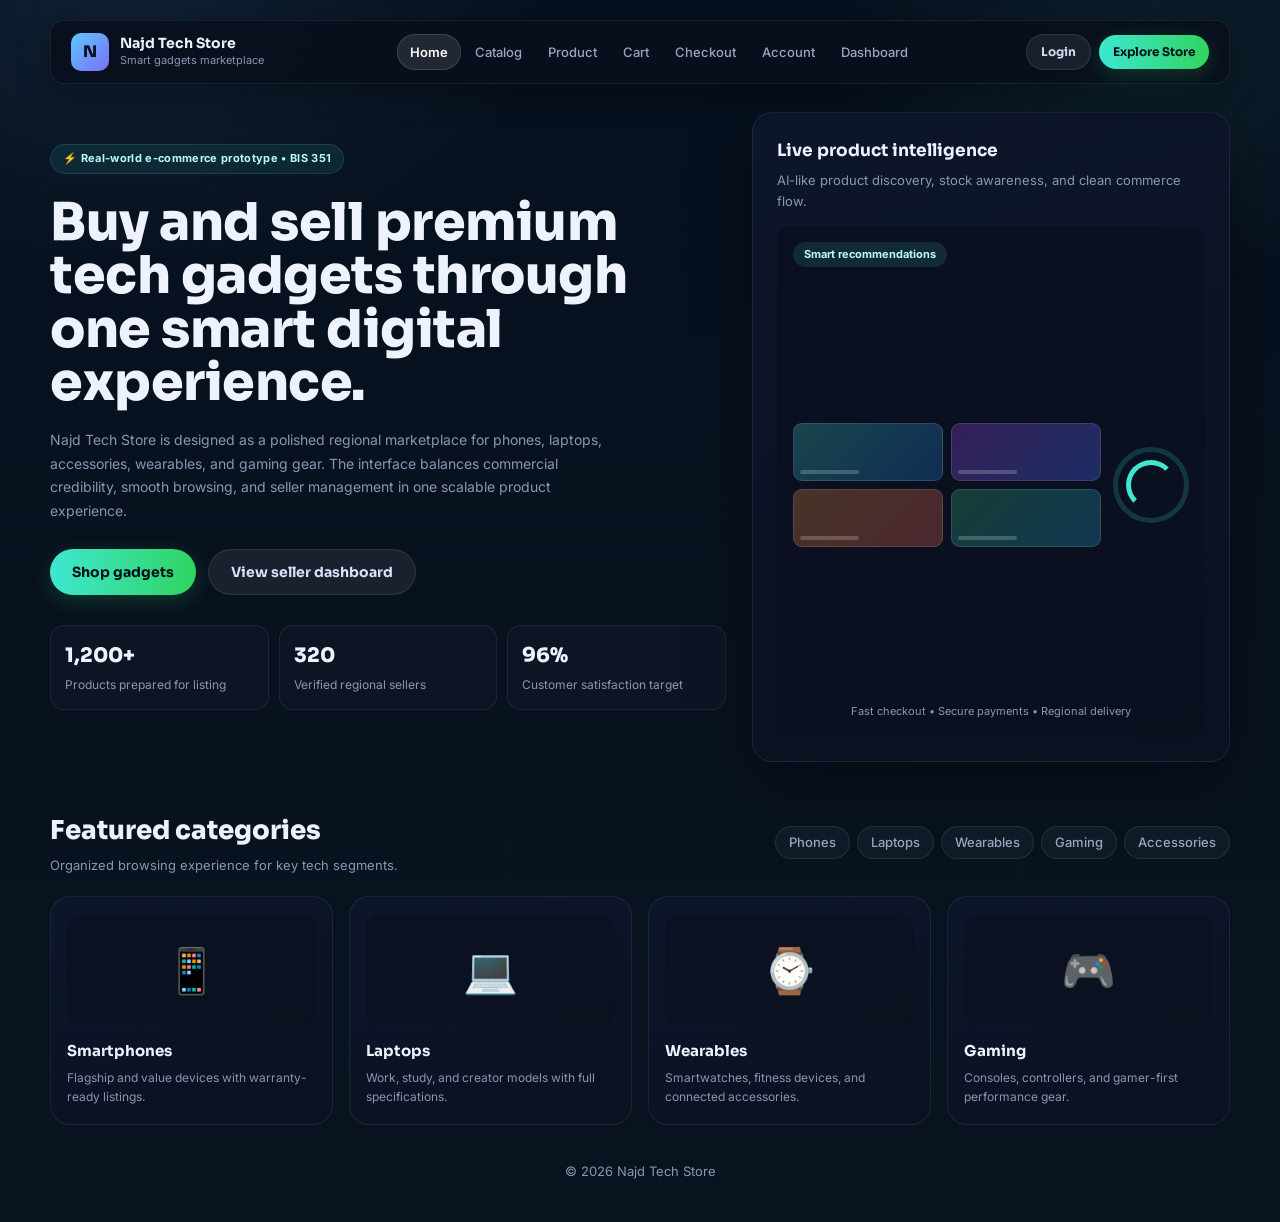
<file: index.html>
<!DOCTYPE html>
<html lang="en">
<head>
  <meta charset="UTF-8" />
  <meta name="viewport" content="width=device-width, initial-scale=1.0" />
  <title>Home - Najd Tech Store</title>
  <link rel="stylesheet" href="style.css" />
</head>
<body>
  <div class="page-shell">

    <header class="topbar">
      <div class="brand">
        <a class="brand-logo" href="index.html" aria-label="Najd Tech Store home">N</a>
        <div>
          <h1>Najd Tech Store</h1>
          <p>Smart gadgets marketplace</p>
        </div>
      </div>

      <nav class="nav-links" aria-label="Main navigation">
        <a href="index.html" class="active">Home</a>
        <a href="catalog.html">Catalog</a>
        <a href="product.html">Product</a>
        <a href="cart.html">Cart</a>
        <a href="checkout.html">Checkout</a>
        <a href="account.html">Account</a>
        <a href="dashboard.html">Dashboard</a>
      </nav>

      <div class="nav-actions">
        <a href="account.html" class="btn btn-dark small">Login</a>
        <a href="catalog.html" class="btn btn-primary small">Explore Store</a>
      </div>
    </header>

    <main class="hero-container">
      <div class="hero-layout">

        <div class="hero-text-side">
          <span class="prototype-tag">⚡ Real-world e-commerce prototype • BIS 351</span>

          <h1 class="main-heading">
            Buy and sell premium tech gadgets through one smart digital experience.
          </h1>

          <p class="hero-description">
            Najd Tech Store is designed as a polished regional marketplace for phones, laptops, accessories, wearables, and gaming gear. The interface balances commercial credibility, smooth browsing, and seller management in one scalable product experience.
          </p>

          <div class="hero-actions">
            <a href="catalog.html" class="btn btn-primary">Shop gadgets</a>
            <a href="dashboard.html" class="btn btn-secondary">View seller dashboard</a>
          </div>

          <div class="stats-grid">
            <div class="stat-box">
              <h3>1,200+</h3>
              <p>Products prepared for listing</p>
            </div>
            <div class="stat-box">
              <h3>320</h3>
              <p>Verified regional sellers</p>
            </div>
            <div class="stat-box">
              <h3>96%</h3>
              <p>Customer satisfaction target</p>
            </div>
          </div>
        </div>

        <div class="hero-visual-side">
          <div class="intelligence-card">
            <h3>Live product intelligence</h3>
            <p class="intel-sub">AI-like product discovery, stock awareness, and clean commerce flow.</p>

            <div class="mock-dashboard-preview">
              <span class="mock-pill">Smart recommendations</span>
              <div class="mock-content-layout">
                <div class="mock-grid-squares">
                  <div class="square"></div>
                  <div class="square"></div>
                  <div class="square"></div>
                  <div class="square"></div>
                </div>
                <div class="mock-chart-circle">
                  <div class="circle-progress"></div>
                </div>
              </div>
              <p class="mock-footer-text">Fast checkout • Secure payments • Regional delivery</p>
            </div>
          </div>
        </div>

      </div>
    </main>

    <section class="categories-section">
      <div class="categories-header">
        <div>
          <h2>Featured categories</h2>
          <p>Organized browsing experience for key tech segments.</p>
        </div>
        <div class="quick-filter-pills">
          <span class="pill-filter">Phones</span>
          <span class="pill-filter">Laptops</span>
          <span class="pill-filter">Wearables</span>
          <span class="pill-filter">Gaming</span>
          <span class="pill-filter">Accessories</span>
        </div>
      </div>

      <div class="categories-grid">

        <div class="category-card">
          <div class="category-icon-wrapper">
            <span class="cat-emoji">📱</span>
          </div>
          <h3>Smartphones</h3>
          <p>Flagship and value devices with warranty-ready listings.</p>
        </div>

        <div class="category-card">
          <div class="category-icon-wrapper">
            <span class="cat-emoji">💻</span>
          </div>
          <h3>Laptops</h3>
          <p>Work, study, and creator models with full specifications.</p>
        </div>

        <div class="category-card">
          <div class="category-icon-wrapper">
            <span class="cat-emoji">⌚</span>
          </div>
          <h3>Wearables</h3>
          <p>Smartwatches, fitness devices, and connected accessories.</p>
        </div>

        <div class="category-card">
          <div class="category-icon-wrapper">
            <span class="cat-emoji">🎮</span>
          </div>
          <h3>Gaming</h3>
          <p>Consoles, controllers, and gamer-first performance gear.</p>
        </div>

      </div>
    </section>

    <footer class="footer">
      © 2026 Najd Tech Store
    </footer>

  </div>
  <script src="script.js"></script>
</body>
</html>
</file>
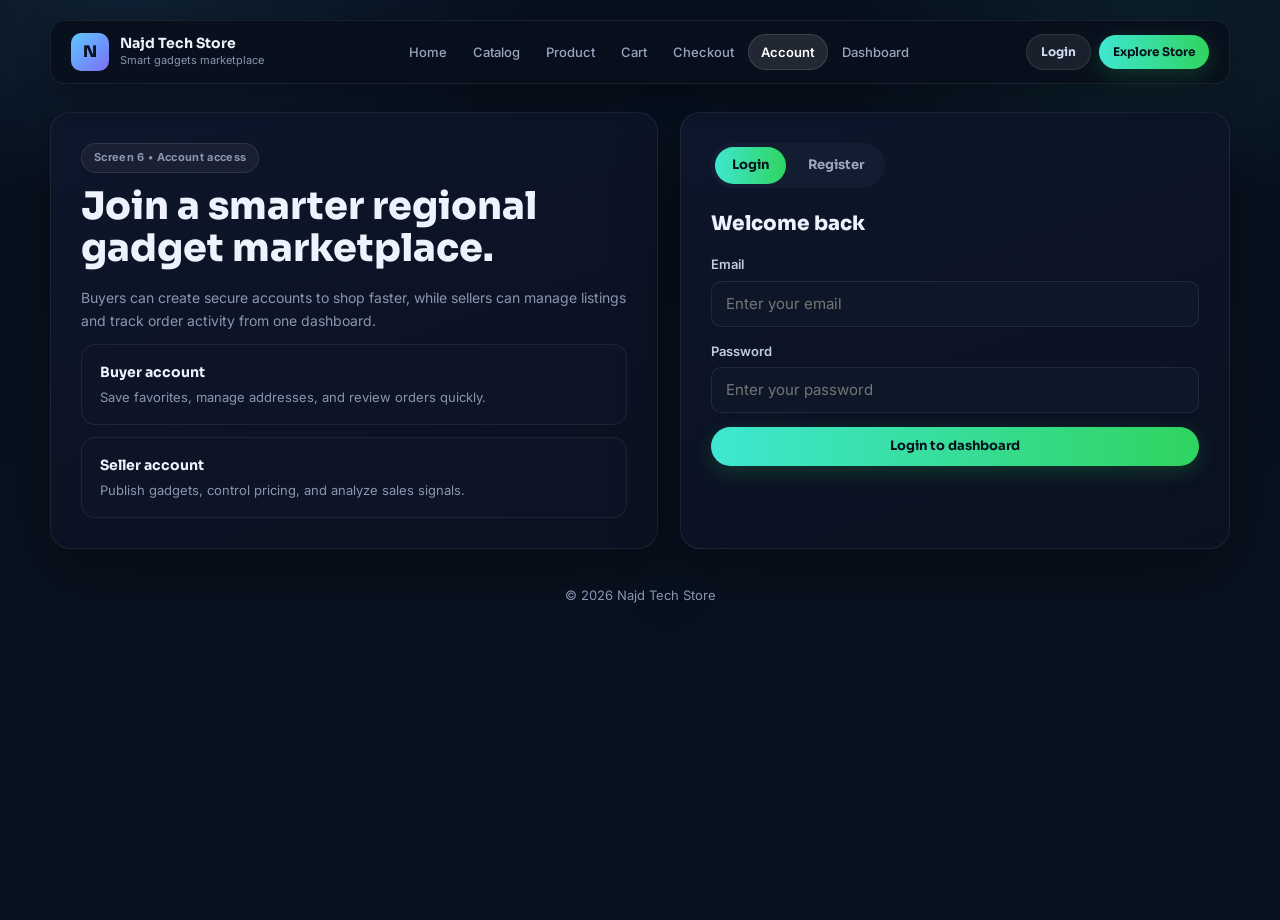
<file: account.html>
<!DOCTYPE html>
<html lang="en">
<head>
  <meta charset="UTF-8" />
  <meta name="viewport" content="width=device-width, initial-scale=1.0" />
  <title>Najd Tech Store - Account</title>
  <link rel="stylesheet" href="style.css" />
</head>
<body>
  <div class="page-shell">
    <header class="topbar">
      <div class="brand">
        <a class="brand-logo" href="index.html#home" aria-label="Najd Tech Store home">N</a>
        <div>
          <h1>Najd Tech Store</h1>
          <p>Smart gadgets marketplace</p>
        </div>
      </div>

      <nav class="nav-links" aria-label="Main navigation">
        <a href="index.html#home">Home</a>
        <a href="catalog.html#products">Catalog</a>
        <a href="product.html?category=laptops#product-details">Product</a>
        <a href="cart.html#cart-items">Cart</a>
        <a href="checkout.html#checkout-form">Checkout</a>
        <a href="account.html#account-access" class="active">Account</a>
        <a href="dashboard.html#dashboard-overview">Dashboard</a>
      </nav>

      <div class="nav-actions">
        <a href="account.html#login-form" class="btn btn-dark small">Login</a>
        <a href="catalog.html#products" class="btn btn-primary small">Explore Store</a>
      </div>
    </header>

    <main class="container">
      <section class="account-grid" id="account-access">
        <div class="panel promo-panel">
          <span class="pill muted">Screen 6 • Account access</span>
          <h2>Join a smarter regional gadget marketplace.</h2>
          <p class="subtext">
            Buyers can create secure accounts to shop faster, while sellers can manage listings and
            track order activity from one dashboard.
          </p>

          <div class="feature-card">
            <h3>Buyer account</h3>
            <p>Save favorites, manage addresses, and review orders quickly.</p>
          </div>

          <div class="feature-card">
            <h3>Seller account</h3>
            <p>Publish gadgets, control pricing, and analyze sales signals.</p>
          </div>
        </div>

        <div class="panel auth-panel">
          <div class="tabs">
            <button class="tab active">Login</button>
            <button class="tab">Register</button>
          </div>

          <h3>Welcome back</h3>

          <form class="auth-form" id="login-form">
            <div class="field">
              <label>Email</label>
              <input type="email" placeholder="Enter your email" />
            </div>

            <div class="field">
              <label>Password</label>
              <input type="password" placeholder="Enter your password" />
            </div>

            <button type="submit" class="btn btn-primary wide">Login to dashboard</button>
          </form>
        </div>
      </section>
    </main>
    <footer class="footer">© 2026 Najd Tech Store</footer>
  </div>
<script src="script.js"></script>
</body>
</html>
</file>
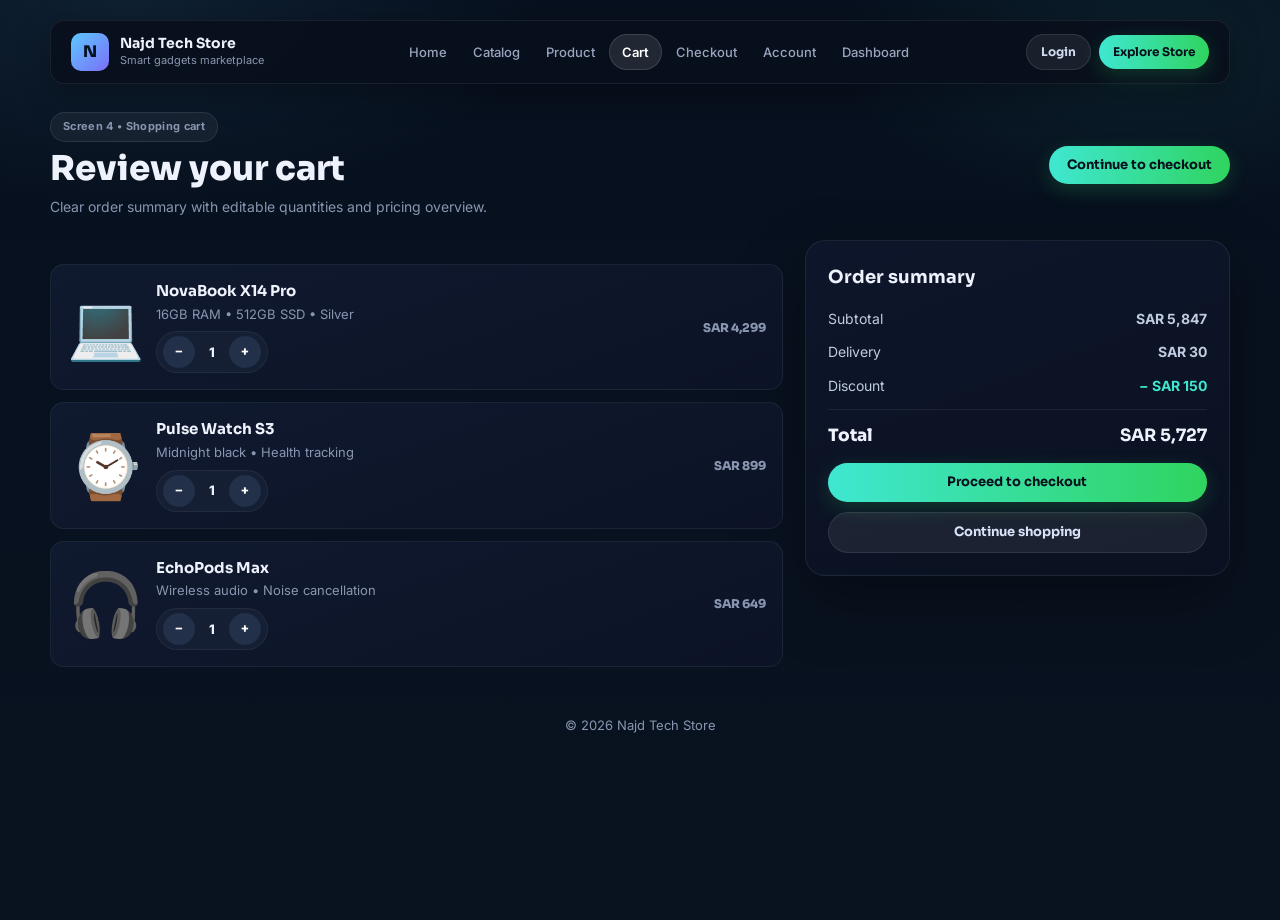
<file: cart.html>
<!DOCTYPE html>
<html lang="en">
<head>
  <meta charset="UTF-8">
  <meta name="viewport" content="width=device-width, initial-scale=1.0">
  <title>Cart - Najd Tech Store</title>
  <link rel="stylesheet" href="style.css">
</head>
<body>
<div class="page-shell">

  <header class="topbar">
    <div class="brand">
      <a class="brand-logo" href="index.html" aria-label="Najd Tech Store home">N</a>
      <div>
        <h1>Najd Tech Store</h1>
        <p>Smart gadgets marketplace</p>
      </div>
    </div>
    <nav class="nav-links" aria-label="Main navigation">
      <a href="index.html">Home</a>
      <a href="catalog.html">Catalog</a>
      <a href="product.html">Product</a>
      <a href="cart.html" class="active">Cart</a>
      <a href="checkout.html">Checkout</a>
      <a href="account.html">Account</a>
      <a href="dashboard.html">Dashboard</a>
    </nav>
    <div class="nav-actions">
      <a href="account.html" class="btn btn-dark small">Login</a>
      <a href="catalog.html" class="btn btn-primary small">Explore Store</a>
    </div>
  </header>

  <main class="container">
    <section class="hero-row">
      <div>
        <span class="pill muted">Screen 4 • Shopping cart</span>
        <h2>Review your cart</h2>
        <p class="subtext">Clear order summary with editable quantities and pricing overview.</p>
      </div>
      <a href="checkout.html" class="btn btn-primary">Continue to checkout</a>
    </section>

    <section class="content-grid">
      <div id="cart-items">
        <div class="product-card">
          <div class="product-left">
            <div class="product-icon">💻</div>
            <div class="product-info">
              <h3>NovaBook X14 Pro</h3>
              <p>16GB RAM • 512GB SSD • Silver</p>
              <div class="qty-control">
                <button>−</button>
                <span>1</span>
                <button>+</button>
              </div>
            </div>
          </div>
          <span class="price">SAR 4,299</span>
        </div>

        <div class="product-card">
          <div class="product-left">
            <div class="product-icon">⌚</div>
            <div class="product-info">
              <h3>Pulse Watch S3</h3>
              <p>Midnight black • Health tracking</p>
              <div class="qty-control">
                <button>−</button>
                <span>1</span>
                <button>+</button>
              </div>
            </div>
          </div>
          <span class="price">SAR 899</span>
        </div>

        <div class="product-card">
          <div class="product-left">
            <div class="product-icon">🎧</div>
            <div class="product-info">
              <h3>EchoPods Max</h3>
              <p>Wireless audio • Noise cancellation</p>
              <div class="qty-control">
                <button>−</button>
                <span>1</span>
                <button>+</button>
              </div>
            </div>
          </div>
          <span class="price">SAR 649</span>
        </div>
      </div>

      <aside class="panel summary-panel">
        <h3>Order summary</h3>
        <div class="summary-row">
          <span>Subtotal</span>
          <strong>SAR 5,847</strong>
        </div>
        <div class="summary-row">
          <span>Delivery</span>
          <strong>SAR 30</strong>
        </div>
        <div class="summary-row">
          <span>Discount</span>
          <strong style="color: var(--green);">− SAR 150</strong>
        </div>
        <hr>
        <div class="summary-total">
          <span>Total</span>
          <strong>SAR 5,727</strong>
        </div>
        <a href="checkout.html" class="btn btn-primary wide">Proceed to checkout</a>
        <a href="catalog.html" class="btn btn-secondary wide go-checkout" style="margin-top:10px;">Continue shopping</a>
      </aside>
    </section>
  </main>

  <footer class="footer">© 2026 Najd Tech Store</footer>
</div>
<script src="script.js"></script>
</body>
</html>
</file>
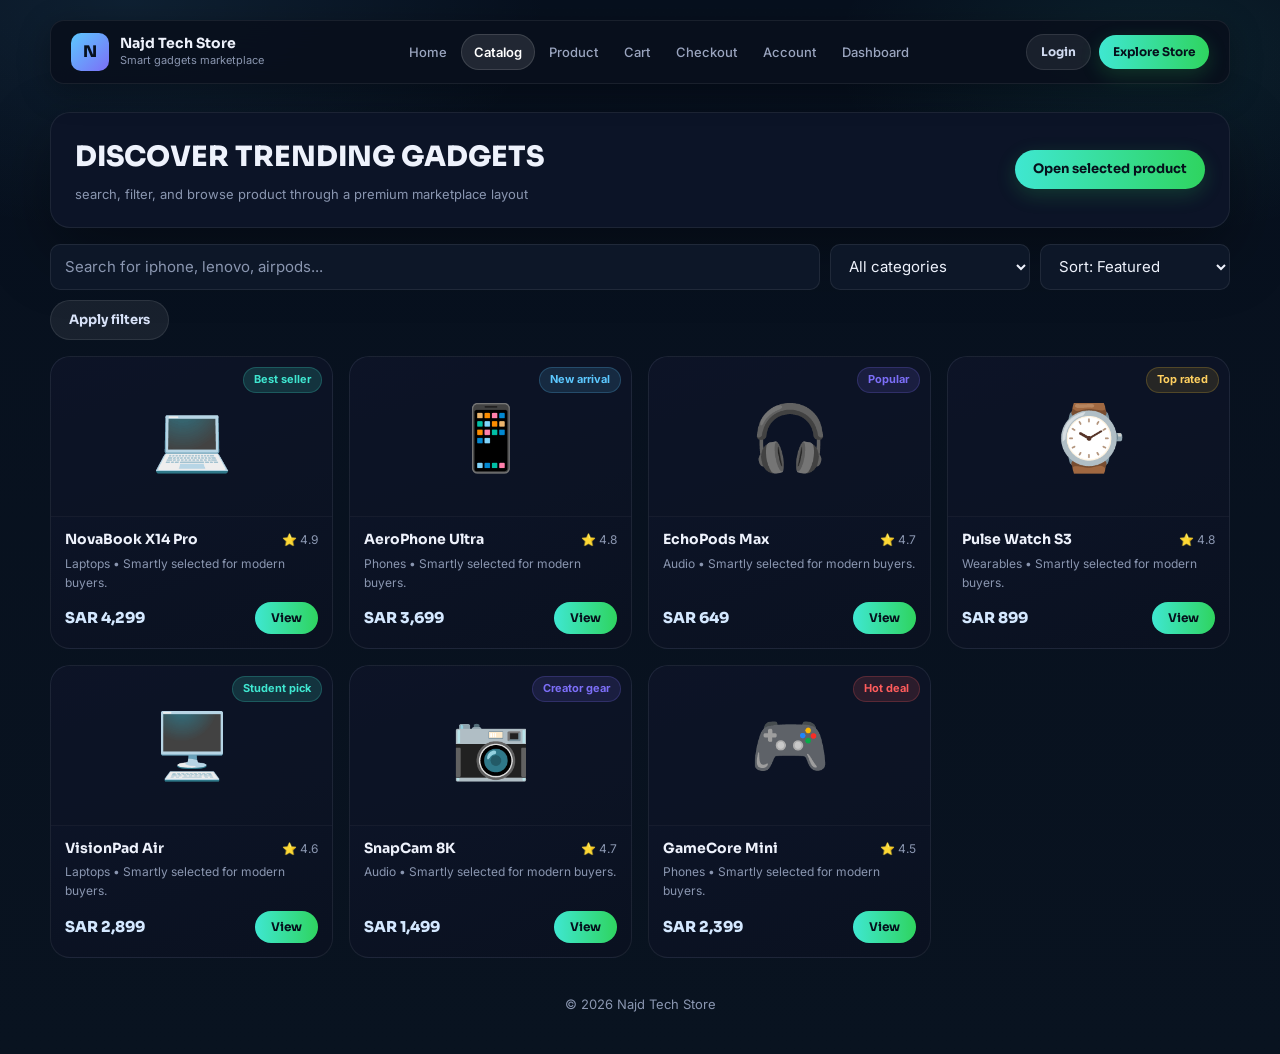
<file: catalog.html>
<!DOCTYPE html>
<html lang="en">
<head>
    <meta charset="UTF-8" >
    <meta name="viewport" content="width=device-width, initial-scale=1.0">
    <title>Najd Tech Store - Catalog</title>
    <link rel="stylesheet" href="style.css">
</head>
<body>

<div class="page-shell">
    <header class="topbar">
      <div class="brand">
        <a class="brand-logo" href="index.html" aria-label="Najd Tech Store home">N</a>
        <div>
          <h1>Najd Tech Store</h1>
          <p>Smart gadgets marketplace</p>
        </div>
      </div>

      <nav class="nav-links" aria-label="Main navigation">
        <a href="index.html">Home</a>
        <a href="catalog.html" class="active">Catalog</a>
        <a href="product.html">Product</a>
        <a href="cart.html">Cart</a>
        <a href="checkout.html">Checkout</a>
        <a href="account.html">Account</a>
        <a href="dashboard.html">Dashboard</a>
      </nav>

      <div class="nav-actions">
        <a href="account.html" class="btn btn-dark small">Login</a>
        <a href="catalog.html#products" class="btn btn-primary small">Explore Store</a>
      </div>
    </header>

<section id="catalog-controls">
    <div class="catalog-overview">
        <div>
            <h1>DISCOVER TRENDING GADGETS</h1>
            <p>search, filter, and browse product through a premium marketplace layout</p>
        </div>
        <button class="btn btn-primary">Open selected product</button>
    </div>

    <div class="filters">
        <input id="searchInput" type="text" placeholder="Search for iphone, lenovo, airpods..." />
        <select id="category-Filter">
          <option value="all">All categories</option>
          <option value="phones">Phones</option>
          <option value="laptops">Laptops</option>
          <option value="wearables">Wearables</option>
          <option value="tablet">Tablet</option>
          <option value="gaming">Gaming</option>
          <option value="camera">Camera</option>
            <option value="headphone">headphone</option>
        </select>
        <select id="sortSelect">
          <option>Sort: Featured</option>
          <option>Price Low</option>
          <option>Price High</option>
        </select>
    </div>

    <div class="optionfilter">
        <button type="button" id="applyFiltersButton" class="btn btn-secondary">Apply filters</button>
    </div>
</section>

<section class="products" id="products">
    <p id="noResults" style="display:none; text-align:center; color:#f87171; font-size:18px; margin-top:20px;">No results found</p>

    <div class="product-card" data-category="laptops" data-product="novabook">
        <div class="image-container">
          <span class="badge best-seller">Best seller</span>
          <div class="product-icon" style="font-size:64px;display:grid;place-items:center;height:150px;">&#x1F4BB;</div>
        </div>
        <div class="product-info-row">
          <h3>NovaBook X14 Pro</h3>
          <span class="rating">⭐ 4.9</span>
        </div>
        <p class="description">Laptops • Smartly selected for modern buyers.</p>
        <div class="product-footer">
          <h4>SAR 4,299</h4>
          <button class="btn-view">View</button>
        </div>
    </div>

    <div class="product-card" data-category="phones" data-product="aerophone">
        <div class="image-container">
          <span class="badge new-arrival">New arrival</span>
          <div class="product-icon" style="font-size:64px;display:grid;place-items:center;height:150px;">&#x1F4F1;</div>
        </div>
        <div class="product-info-row">
          <h3>AeroPhone Ultra</h3>
          <span class="rating">⭐ 4.8</span>
        </div>
        <p class="description">Phones • Smartly selected for modern buyers.</p>
        <div class="product-footer">
          <h4>SAR 3,699</h4>
          <button class="btn-view">View</button>
        </div>
    </div>

    <div class="product-card" data-category="headphone" data-product="echopods">
        <div class="image-container">
          <span class="badge popular">Popular</span>
          <div class="product-icon" style="font-size:64px;display:grid;place-items:center;height:150px;">&#x1F3A7;</div>
        </div>
        <div class="product-info-row">
          <h3>EchoPods Max</h3>
          <span class="rating">⭐ 4.7</span>
        </div>
        <p class="description">Audio • Smartly selected for modern buyers.</p>
        <div class="product-footer">
          <h4>SAR 649</h4>
          <button class="btn-view">View</button>
        </div>
    </div>

    <div class="product-card" data-category="wearables" data-product="pulsewatch">
        <div class="image-container">
          <span class="badge top-rated">Top rated</span>
          <div class="product-icon" style="font-size:64px;display:grid;place-items:center;height:150px;">&#x231A;</div>
        </div>
        <div class="product-info-row">
          <h3>Pulse Watch S3</h3>
          <span class="rating">⭐ 4.8</span>
        </div>
        <p class="description">Wearables • Smartly selected for modern buyers.</p>
        <div class="product-footer">
          <h4>SAR 899</h4>
          <button class="btn-view">View</button>
        </div>
    </div>

    <div class="product-card" data-category="tablet" data-product="visionpad">
        <div class="image-container">
          <span class="badge student-pick">Student pick</span>
          <div class="product-icon" style="font-size:64px;display:grid;place-items:center;height:150px;">&#x1F5A5;&#xFE0F;</div>
        </div>
        <div class="product-info-row">
          <h3>VisionPad Air</h3>
          <span class="rating">⭐ 4.6</span>
        </div>
        <p class="description">Laptops • Smartly selected for modern buyers.</p>
        <div class="product-footer">
          <h4>SAR 2,899</h4>
          <button class="btn-view">View</button>
        </div>
    </div>

    <div class="product-card" data-category="camera" data-product="snapcam">
        <div class="image-container">
          <span class="badge creator-gear">Creator gear</span>
          <div class="product-icon" style="font-size:64px;display:grid;place-items:center;height:150px;">&#x1F4F7;</div>
        </div>
        <div class="product-info-row">
          <h3>SnapCam 8K</h3>
          <span class="rating">⭐ 4.7</span>
        </div>
        <p class="description">Audio • Smartly selected for modern buyers.</p>
        <div class="product-footer">
          <h4>SAR 1,499</h4>
          <button class="btn-view">View</button>
        </div>
    </div>

    <div class="product-card" data-category="gaming" data-product="gamecore">
        <div class="image-container">
          <span class="badge hot-deal">Hot deal</span>
          <div class="product-icon" style="font-size:64px;display:grid;place-items:center;height:150px;">&#x1F3AE;</div>
        </div>
        <div class="product-info-row">
          <h3>GameCore Mini</h3>
          <span class="rating">⭐ 4.5</span>
        </div>
        <p class="description">Phones • Smartly selected for modern buyers.</p>
        <div class="product-footer">
          <h4>SAR 2,399</h4>
          <button class="btn-view">View</button>
        </div>
    </div>

</section>

<footer class="footer">© 2026 Najd Tech Store</footer>
<script src="script.js"></script>
</div>
</body>
</html>
</file>
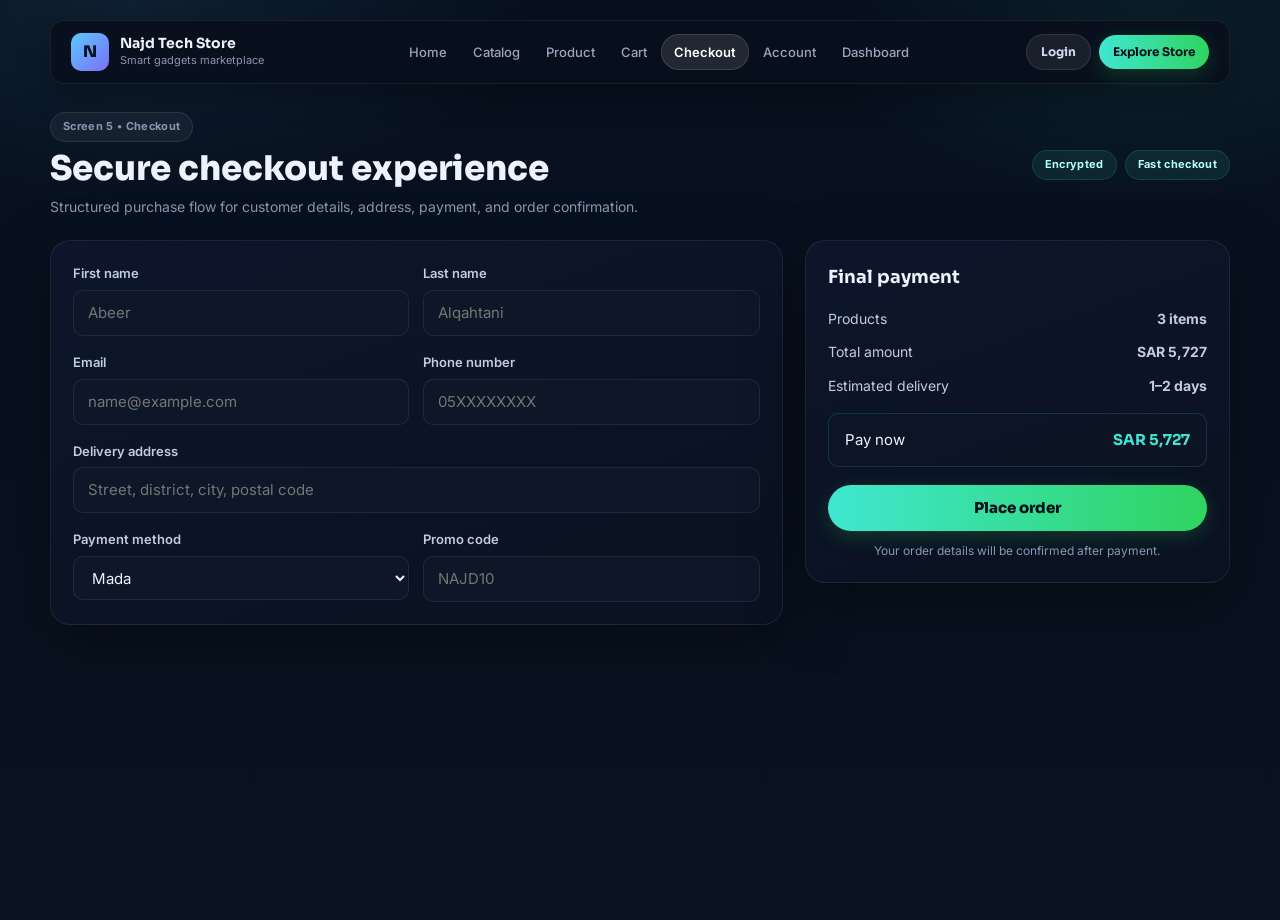
<file: checkout.html>
<!DOCTYPE html>
<html lang="en">
<head>
  <meta charset="UTF-8" />
  <meta name="viewport" content="width=device-width, initial-scale=1.0" />
  <title>Najd Tech Store - Checkout</title>
  <link rel="stylesheet" href="style.css" />
</head>
<body>
  <div class="page-shell">
    <header class="topbar">
      <div class="brand">
        <a class="brand-logo" href="index.html" aria-label="Najd Tech Store home">N</a>
        <div>
          <h1>Najd Tech Store</h1>
          <p>Smart gadgets marketplace</p>
        </div>
      </div>

      <nav class="nav-links" aria-label="Main navigation">
        <a href="index.html">Home</a>
        <a href="catalog.html#products">Catalog</a>
        <a href="product.html">Product</a>
        <a href="cart.html">Cart</a>
        <a href="checkout.html" class="active">Checkout</a>
        <a href="account.html">Account</a>
        <a href="dashboard.html">Dashboard</a>
      </nav>

      <div class="nav-actions">
        <a href="account.html" class="btn btn-dark small">Login</a>
        <a href="catalog.html" class="btn btn-primary small">Explore Store</a>
      </div>
    </header>

    <main class="container">
      <section class="hero-row">
        <div>
          <span class="pill muted">Screen 5 • Checkout</span>
          <h2>Secure checkout experience</h2>
          <p class="subtext">Structured purchase flow for customer details, address, payment, and order confirmation.</p>
        </div>

        <div class="hero-tags">
          <span class="tag">Encrypted</span>
          <span class="tag">Fast checkout</span>
        </div>
      </section>

      <section class="content-grid" id="checkout-form">
        <div class="panel form-panel">
          <form class="checkout-form">
            <div class="field-grid two">
              <div class="field">
                <label>First name</label>
                <input type="text" placeholder="Abeer" />
              </div>
              <div class="field">
                <label>Last name</label>
                <input type="text" placeholder="Alqahtani" />
              </div>
            </div>

            <div class="field-grid two">
              <div class="field">
                <label>Email</label>
                <input type="email" placeholder="name@example.com" />
              </div>
              <div class="field">
                <label>Phone number</label>
                <input type="text" placeholder="05XXXXXXXX" />
              </div>
            </div>

            <div class="field full">
              <label>Delivery address</label>
              <input type="text" placeholder="Street, district, city, postal code" />
            </div>

            <div class="field-grid two">
              <div class="field">
                <label>Payment method</label>
                <select>
                  <option>Mada</option>
                  <option>Visa</option>
                  <option>Mastercard</option>
                  <option>Apple Pay</option>
                </select>
              </div>
              <div class="field">
                <label>Promo code</label>
                <input type="text" placeholder="NAJD10" />
              </div>
            </div>
          </form>
        </div>

        <aside class="panel payment-panel" id="payment-summary">
          <h3>Final payment</h3>

          <div class="payment-row">
            <span>Products</span>
            <strong>3 items</strong>
          </div>
          <div class="payment-row">
            <span>Total amount</span>
            <strong>SAR 5,727</strong>
          </div>
          <div class="payment-row">
            <span>Estimated delivery</span>
            <strong>1–2 days</strong>
          </div>

          <div class="pay-now">
            <span>Pay now</span>
            <strong>SAR 5,727</strong>
          </div>

          <button type="button" class="btn btn-primary wide checkout-btn">Place order</button>
          <p class="note">Your order details will be confirmed after payment.</p>
        </aside>
      </section>
    </main>
  </div>
<script src="script.js"></script>
</body>
</html>
</file>
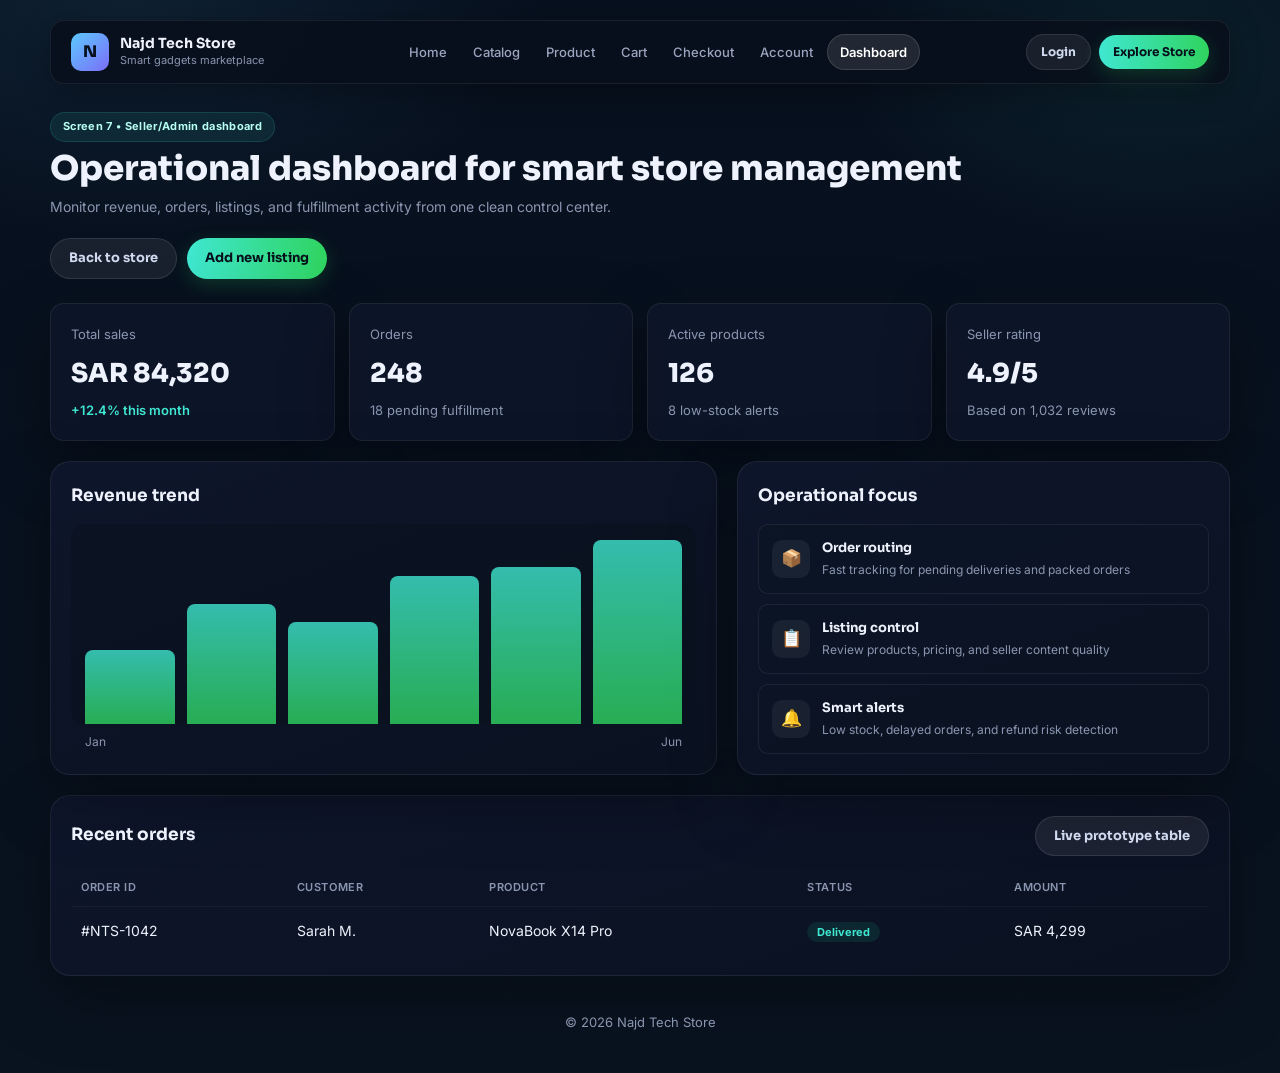
<file: dashboard.html>
<!DOCTYPE html>
<html lang="en">
<head>
  <meta charset="UTF-8">
  <title>Dashboard-Najd Tech Store</title>
  <meta name="viewport" content="width=device-width, initial-scale=1.0">
  <link rel="stylesheet"  href="style.css">
</head>

<body>


<div class="page-shell">
    <header class="topbar">
      <div class="brand">
        <a class="brand-logo" href="index.html" aria-label="Najd Tech Store home">N</a>
        <div>
          <h1>Najd Tech Store</h1>
          <p>Smart gadgets marketplace</p>
        </div>
      </div>

      <nav class="nav-links" aria-label="Main navigation">
        <a href="index.html">Home</a>
        <a href="catalog.html">Catalog</a>
        <a href="product.html">Product</a>
        <a href="cart.html">Cart</a>
        <a href="checkout.html">Checkout</a>
        <a href="account.html">Account</a>
        <a href="dashboard.html" class="active">Dashboard</a>
      </nav>

      <div class="nav-actions">
        <a href="account.html" class="btn btn-dark small">Login</a>
        <a href="catalog.html" class="btn btn-primary small">Explore Store</a>
      </div>
    </header>

  <main class="content" id="dashboard-overview">
        <div class="breadcrumb">Screen 7 • Seller/Admin dashboard</div>
        <h1 class="page-title">Operational dashboard for smart store management</h1>
        <p class="page-subtitle">Monitor revenue, orders, listings, and fulfillment activity from one clean control center.</p>

        <div class="action-bar">
            <button type="button" class="btn-back" data-href="catalog.html">Back to store</button>
            <button type="button" class="btn-add">Add new listing</button>
        </div>

        <!-- Statistics Cards -->
        <div class="stats-grid" id="stats">
            <div class="stat-card">
                <span class="label">Total sales</span>
                <div class="value">SAR 84,320</div>
                <span class="trend positive">+12.4% this month</span>
            </div>
            <div class="stat-card">
                <span class="label">Orders</span>
                <div class="value">248</div>
                <span class="sub-label">18 pending fulfillment</span>
            </div>
            <div class="stat-card">
                <span class="label">Active products</span>
                <div class="value">126</div>
                <span class="sub-label">8 low-stock alerts</span>
            </div>
            <div class="stat-card">
                <span class="label">Seller rating</span>
                <div class="value">4.9/5</div>
                <span class="sub-label">Based on 1,032 reviews</span>
            </div>
        </div>

        <!-- Middle Section -->
        <div class="dashboard-middle">
            <!-- Chart Card -->
            <div class="card chart-card">
                <h3>Revenue trend</h3>
                <div class="chart-area">
                    <div class="bar" style="height: 40%;"></div>
                    <div class="bar" style="height: 65%;"></div>
                    <div class="bar" style="height: 55%;"></div>
                    <div class="bar" style="height: 80%;"></div>
                    <div class="bar" style="height: 85%;"></div>
                    <div class="bar" style="height: 100%;"></div>
                </div>
                <div class="chart-labels">
                    <span>Jan</span>
                    <span>Jun</span>
                </div>
            </div>

<!-- Focus Card -->
            <div class="card focus-card">
                <h3>Operational focus</h3>
                <div class="focus-list">
                    <div class="focus-item">
                        <div class="icon-wrap orange">📦</div>
                        <div class="focus-info">
                            <h4>Order routing</h4>
                            <p>Fast tracking for pending deliveries and packed orders</p>
                        </div>
                    </div>
                    <div class="focus-item">
                        <div class="icon-wrap blue">📋</div>
                        <div class="focus-info">
                            <h4>Listing control</h4>
                            <p>Review products, pricing, and seller content quality</p>
                        </div>
                    </div>
                    <div class="focus-item">
                        <div class="icon-wrap yellow">🔔</div>
                        <div class="focus-info">
                            <h4>Smart alerts</h4>
                            <p>Low stock, delayed orders, and refund risk detection</p>
                        </div>
                    </div>
                </div>
            </div>
        </div>

        <!-- Table Section -->
        <div class="card table-card" id="recent-orders">
            <div class="table-header">
                <h3>Recent orders</h3>
                <button type="button" class="btn-live" data-target="#recent-orders">Live prototype table</button>
            </div>
            <table class="orders-table">
                <thead>
                    <tr>
                        <th>Order ID</th>
                        <th>Customer</th>
                        <th>Product</th>
                        <th>Status</th>
                        <th>Amount</th>
                    </tr>
                </thead>
                <tbody>
                    <tr>
                        <td>#NTS-1042</td>
                        <td>Sarah M.</td>
                        <td>NovaBook X14 Pro</td>
                        <td><span class="status-delivered">Delivered</span></td>
                        <td>SAR 4,299</td>
                    </tr>
                </tbody>
            </table>
        </div>
    </main>
    <footer class="footer">© 2026 Najd Tech Store</footer>

</div>
<script src="script.js"></script>
</body>
</html>
</file>
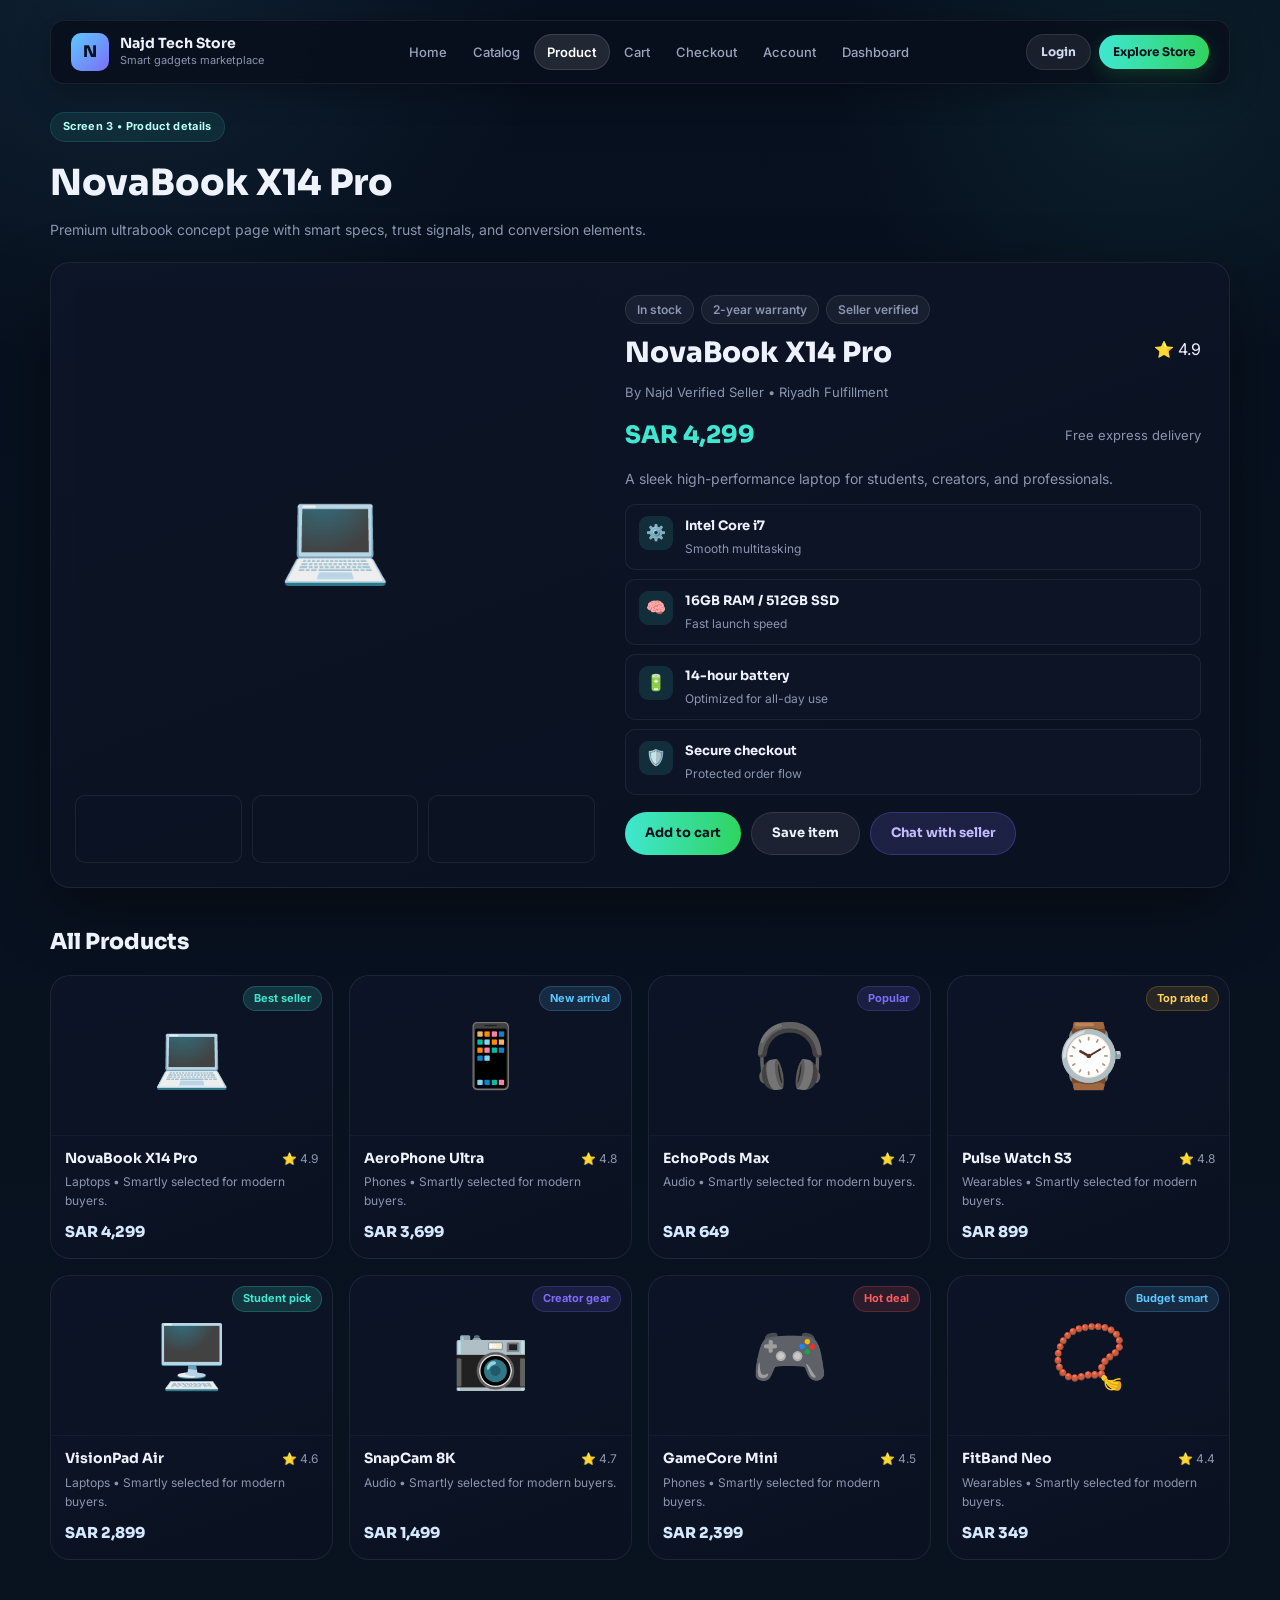
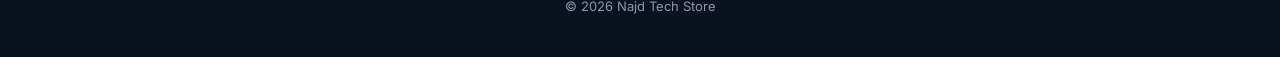
<file: product.html>
<!DOCTYPE html>
<html lang="en">
<head>
  <meta charset="UTF-8" />
  <meta name="viewport" content="width=device-width, initial-scale=1.0" />
  <title>Product Details - Najd Tech Store</title>
  <link rel="stylesheet" href="style.css" />
</head>
<body>
  <div class="page-shell">

    <header class="topbar">
      <div class="brand">
        <a class="brand-logo" href="index.html" aria-label="Najd Tech Store home">N</a>
        <div>
          <h1>Najd Tech Store</h1>
          <p>Smart gadgets marketplace</p>
        </div>
      </div>
      <nav class="nav-links" aria-label="Main navigation">
        <a href="index.html">Home</a>
        <a href="catalog.html">Catalog</a>
        <a href="product.html" class="active">Product</a>
        <a href="cart.html">Cart</a>
        <a href="checkout.html">Checkout</a>
        <a href="account.html">Account</a>
        <a href="dashboard.html">Dashboard</a>
      </nav>
      <div class="nav-actions">
        <a href="account.html" class="btn btn-dark small">Login</a>
        <a href="catalog.html" class="btn btn-primary small">Explore Store</a>
      </div>
    </header>

    <main class="container" id="product-details">

      <p class="product-breadcrumb">Screen 3 • Product details</p>
      <h1 class="product-page-title" id="product-title">NovaBook X14 Pro</h1>
      <p class="product-subtitle">Premium ultrabook concept page with smart specs, trust signals, and conversion elements.</p>

      <!-- PRODUCT DETAIL VIEW (shown when a product is selected) -->
      <div class="product-layout-grid" id="product-view">

        <div class="gallery-section">
          <div class="main-image-box">
            <span id="product-icon" style="font-size:90px;">💻</span>
          </div>
          <div class="thumbnails-row">
            <div class="thumb-box"></div>
            <div class="thumb-box"></div>
            <div class="thumb-box"></div>
          </div>
        </div>

        <div class="details-section">
          <div class="status-badges">
            <span class="badge-status">In stock</span>
            <span class="badge-status">2-year warranty</span>
            <span class="badge-status">Seller verified</span>
          </div>

          <div class="product-header-info">
            <h2 id="product-name">NovaBook X14 Pro</h2>
            <div class="stars-rating" id="product-rating">⭐⭐⭐⭐⭐</div>
          </div>

          <p class="seller-info">By Najd Verified Seller • Riyadh Fulfillment</p>

          <div class="price-row">
            <span class="price-amount" id="product-price">SAR 4,299</span>
            <span class="delivery-tag">Free express delivery</span>
          </div>

          <p class="product-brief" id="product-desc"></p>

          <div class="specs-list" id="specs-list"></div>

          <div class="action-buttons-row">
            <button class="btn-action btn-add-cart">Add to cart</button>
            <button class="btn-action btn-save-item">Save item</button>
            <button class="btn-action btn-chat-seller">Chat with seller</button>
          </div>
        </div>
      </div>

      <!-- ALL PRODUCTS GRID (shown below) -->
      <h2 style="font-family:'Sora',sans-serif; font-size:22px; font-weight:800; margin:36px 0 16px;">All Products</h2>
      <div class="products" id="all-products-grid"></div>

    </main>

    <footer class="footer">© 2026 Najd Tech Store</footer>
  </div>

  <script src="script.js"></script>
</body>
</html>
</file>
<file: style.css>
@import url('https://fonts.googleapis.com/css2?family=Sora:wght@400;600;700;800&family=Inter:wght@400;500;600&display=swap');

:root {
  --bg:        #07101e;
  --bg-2:      #0b1526;
  --surface:   rgba(13,21,40,0.97);
  --surface-2: rgba(16,26,48,0.98);
  --border:    rgba(255,255,255,0.07);
  --text:      #eef2fc;
  --muted:     #8a96b0;
  --green:     #3fe7d1;
  --green-2:   #2fd45f;
  --blue:      #5cc8ff;
  --purple:    #7c6ef7;
  --danger:    #ff5c5c;
  --shadow:    0 24px 64px rgba(0,0,0,0.35);
  --r-xl:      20px;
  --r-lg:      14px;
  --r-md:      10px;
  --r-sm:      7px;
  --max-w:     1180px;
}

*, *::before, *::after { box-sizing: border-box; margin: 0; padding: 0; }
html { scroll-behavior: smooth; }
body {
  font-family: 'Inter', sans-serif;
  font-size: 15px;
  line-height: 1.6;
  color: var(--text);
  min-height: 100vh;
  background:
    radial-gradient(ellipse 60% 40% at 10% 0%, rgba(92,200,255,.09) 0%, transparent 55%),
    radial-gradient(ellipse 50% 35% at 90% 5%,  rgba(63,231,209,.08) 0%, transparent 50%),
    linear-gradient(180deg, #07101e 0%, #091320 100%);
}
img  { max-width: 100%; display: block; }
a    { color: inherit; text-decoration: none; }
button, input, select { font: inherit; }
ul, ol { list-style: none; }

.page-shell {
  width: min(var(--max-w), 94%);
  margin: 20px auto 40px;
}

/*
   TOPBAR — unified across all pages
*/
.topbar {
  position: sticky;
  top: 14px;
  z-index: 100;
  display: grid;
  grid-template-columns: 220px 1fr auto;
  align-items: center;
  gap: 16px;
  padding: 12px 20px;
  background: rgba(9,16,28,0.93);
  border: 1px solid rgba(255,255,255,.07);
  border-radius: var(--r-lg);
  backdrop-filter: blur(18px);
  box-shadow: 0 8px 32px rgba(0,0,0,.30);
}
.brand { display: flex; align-items: center; gap: 11px; flex-shrink: 0; }
.brand-logo {
  width: 38px; height: 38px; flex: 0 0 38px;
  display: grid; place-items: center;
  border-radius: 10px;
  font-family: 'Sora', sans-serif;
  font-weight: 800; font-size: 16px;
  color: #07101e;
  background: linear-gradient(135deg, var(--blue), var(--purple));
}
.brand h1 { font-family: 'Sora', sans-serif; font-size: 14px; font-weight: 700; line-height: 1.2; }
.brand p  { font-size: 11px; color: var(--muted); }
.nav-links {
  display: flex; justify-content: center;
  align-items: center; gap: 2px; flex-wrap: wrap;
}
.nav-links a {
  padding: 7px 12px; border-radius: 999px;
  font-size: 13px; font-weight: 500; color: #9aa5bf;
  transition: background .2s, color .2s; white-space: nowrap;
}
.nav-links a:hover { background: rgba(255,255,255,.07); color: #fff; }
.nav-links a.active {
  background: rgba(255,255,255,.10);
  border: 1px solid rgba(255,255,255,.13);
  color: #fff; font-weight: 600;
}
.nav-actions { display: flex; align-items: center; gap: 8px; flex-shrink: 0; }

/*
   BUTTONS
*/
.btn, .login-btn, .btn-back, .btn-add, .btn-live {
  display: inline-flex; align-items: center; justify-content: center; gap: 7px;
  min-height: 38px; padding: 9px 18px;
  border: none; border-radius: 999px;
  font-family: 'Sora', sans-serif; font-weight: 700; font-size: 13px;
  cursor: pointer; transition: transform .18s, opacity .18s; text-decoration: none; white-space: nowrap;
}
.btn:hover, .login-btn:hover, .btn-back:hover, .btn-add:hover, .btn-live:hover {
  transform: translateY(-1px); opacity: .92;
}
.btn.small { min-height: 34px; padding: 7px 14px; font-size: 12px; }
.btn-primary, .btn.btn-primary, .btn-add, .login-btn {
  background: linear-gradient(90deg, var(--green), var(--green-2));
  color: #06101c; box-shadow: 0 6px 20px rgba(47,212,95,.20);
}
.btn-dark, .btn.btn-dark, .btn-back, .btn-live {
  background: rgba(255,255,255,.07); border: 1px solid rgba(255,255,255,.10); color: #d0daf0;
}
.btn-secondary, .btn.btn-secondary, .btn.secondary {
  background: rgba(255,255,255,.07); border: 1px solid rgba(255,255,255,.09); color: #d8e2f8;
}
.wide { width: 100%; }

/*
   SHARED
 */
main, .container, .content { margin-top: 28px; }
section { scroll-margin-top: 110px; }
.panel, .card, .login-intro, .login-section, .intelligence-card {
  background: linear-gradient(160deg, rgba(14,22,44,.98), rgba(10,17,32,.99));
  border: 1px solid var(--border);
  border-radius: var(--r-xl);
  box-shadow: var(--shadow);
}
.pill, .tag, .breadcrumb, .product-breadcrumb, .prototype-tag {
  display: inline-flex; align-items: center; gap: 6px; width: fit-content;
  padding: 5px 12px; border-radius: 999px;
  border: 1px solid rgba(63,231,209,.14);
  background: rgba(63,231,209,.09); color: #b8fff3;
  font-size: 11px; font-weight: 700; letter-spacing: .03em;
}
.pill.muted, .tag.muted {
  background: rgba(255,255,255,.05); border-color: rgba(255,255,255,.09); color: var(--muted);
}
.subtext, .page-subtitle { color: var(--muted); line-height: 1.65; font-size: 14px; }
.content-grid {
  display: grid;
  grid-template-columns: minmax(0,1.55fr) minmax(280px,.9fr);
  gap: 22px; align-items: start;
}
.hero-row {
  display: flex; justify-content: space-between;
  align-items: center; gap: 20px; margin-bottom: 22px; flex-wrap: wrap;
}
.hero-row h2, .page-title {
  font-family: 'Sora', sans-serif;
  font-size: clamp(24px,3.5vw,34px); font-weight: 800; line-height: 1.1; margin: 8px 0;
}
.hero-tags { display: flex; gap: 8px; flex-wrap: wrap; }
.footer { margin: 36px 0 10px; text-align: center; color: var(--muted); font-size: 13px; }

/*
   HOME — HERO
 */
.hero-container { margin-top: 28px; }
.hero-layout {
  display: grid; grid-template-columns: 1.2fr .85fr;
  gap: 26px; align-items: stretch;
}
.hero-text-side {
  padding: 32px 0; display: flex;
  flex-direction: column; justify-content: center;
}
.hero-text-side .prototype-tag { margin-bottom: 22px; }
.main-heading {
  font-family: 'Sora', sans-serif;
  font-size: clamp(30px, 4.5vw, 52px);
  font-weight: 800; line-height: 1.03;
  letter-spacing: -.5px; margin-bottom: 18px;
}
.hero-description {
  max-width: 560px; color: var(--muted);
  margin-bottom: 26px; font-size: 14px; line-height: 1.7;
}
.hero-actions { display: flex; gap: 12px; flex-wrap: wrap; margin-bottom: 30px; }
.hero-actions .btn { min-height: 44px; padding: 11px 22px; font-size: 14px; }
.hero-text-side .stats-grid {
  display: grid; grid-template-columns: repeat(3,1fr); gap: 10px;
}
.stat-box {
  background: rgba(16,24,40,.70); border: 1px solid var(--border);
  border-radius: var(--r-lg); padding: 14px;
}
.stat-box h3 { font-family: 'Sora', sans-serif; font-size: 20px; font-weight: 800; margin-bottom: 3px; }
.stat-box p  { font-size: 12px; color: var(--muted); }

.hero-visual-side { display: flex; flex-direction: column; }
.intelligence-card {
  flex: 1; padding: 24px;
  display: flex; flex-direction: column; gap: 14px; min-height: 380px;
}
.intelligence-card h3 { font-family: 'Sora', sans-serif; font-size: 17px; font-weight: 700; }
.intel-sub { font-size: 13px; color: var(--muted); margin-top: -8px; }
.mock-dashboard-preview {
  flex: 1; background: rgba(10,16,30,.80); border-radius: var(--r-lg);
  padding: 16px; display: flex; flex-direction: column; gap: 12px;
}
.mock-pill {
  display: inline-block; padding: 4px 11px; border-radius: 999px;
  background: rgba(63,231,209,.12); color: #b8fff3;
  font-size: 11px; font-weight: 700; width: fit-content;
}
.mock-content-layout { display: flex; gap: 12px; align-items: center; flex: 1; }
.mock-grid-squares { display: grid; grid-template-columns: repeat(2,1fr); gap: 8px; flex: 1; }
.mock-grid-squares .square {
  height: 58px; border-radius: 9px;
  border: 1px solid rgba(255,255,255,.12);
  position: relative; overflow: hidden;
}
.mock-grid-squares .square:nth-child(1) {
  background: linear-gradient(135deg, rgba(63,231,209,.25) 0%, rgba(30,100,180,.35) 100%);
}
.mock-grid-squares .square:nth-child(2) {
  background: linear-gradient(135deg, rgba(180,80,255,.25) 0%, rgba(63,100,231,.35) 100%);
}
.mock-grid-squares .square:nth-child(3) {
  background: linear-gradient(135deg, rgba(255,160,60,.25) 0%, rgba(200,80,80,.35) 100%);
}
.mock-grid-squares .square:nth-child(4) {
  background: linear-gradient(135deg, rgba(60,200,120,.25) 0%, rgba(30,130,180,.35) 100%);
}
.mock-grid-squares .square::after {
  content: '';
  position: absolute;
  bottom: 6px; left: 6px;
  width: 40%; height: 4px;
  border-radius: 4px;
  background: rgba(255,255,255,.2);
}
.sq-icon {
  position: absolute; top: 50%; left: 50%;
  transform: translate(-50%, -50%);
  font-size: 22px; line-height: 1;
}
.mock-chart-circle {
  width: 76px; height: 76px; flex: 0 0 76px; border-radius: 50%;
  border: 5px solid rgba(63,231,209,.18);
  display: flex; align-items: center; justify-content: center;
}
.circle-progress {
  width: 50px; height: 50px; border-radius: 50%;
  border: 5px solid var(--green);
  border-right-color: transparent; border-bottom-color: transparent;
}
.mock-footer-text { font-size: 11px; color: var(--muted); text-align: center; margin-top: auto; }
.why-row { display: grid; grid-template-columns: 1fr 1fr; gap: 10px; margin-top: 6px; }
.why-card {
  background: rgba(10,16,28,.60); border: 1px solid var(--border);
  border-radius: var(--r-md); padding: 12px 14px;
}
.why-card h4 { font-family: 'Sora', sans-serif; font-size: 13px; font-weight: 700; margin-bottom: 4px; }
.why-card p  { font-size: 12px; color: var(--muted); line-height: 1.5; }

/* Featured Categories */
.categories-section { margin-top: 48px; }
.categories-header {
  display: flex; justify-content: space-between;
  align-items: center; gap: 20px; margin-bottom: 20px; flex-wrap: wrap;
}
.categories-header h2 { font-family: 'Sora', sans-serif; font-size: 26px; font-weight: 800; margin-bottom: 4px; }
.categories-header p  { font-size: 13px; color: var(--muted); }
.quick-filter-pills { display: flex; gap: 7px; flex-wrap: wrap; }
.pill-filter {
  display: inline-flex; align-items: center; padding: 5px 13px;
  border-radius: 999px; border: 1px solid rgba(255,255,255,.09);
  background: rgba(255,255,255,.04); color: #9aa5bf;
  font-size: 13px; font-weight: 500; cursor: pointer;
  transition: background .18s, color .18s, border-color .18s;
}
.pill-filter:hover, .pill-filter.active {
  background: rgba(63,231,209,.12); color: var(--green); border-color: rgba(63,231,209,.22);
}
.categories-grid { display: grid; grid-template-columns: repeat(4,1fr); gap: 16px; }
.category-card {
  background: linear-gradient(160deg, rgba(14,22,44,.98), rgba(10,17,32,.99));
  border: 1px solid var(--border); border-radius: var(--r-xl);
  padding: 18px 16px; cursor: pointer; transition: transform .22s, border-color .22s;
}
.category-card:hover { transform: translateY(-4px); border-color: rgba(63,231,209,.18); }
.category-icon-wrapper {
  width: 100%; height: 110px;
  display: flex; align-items: center; justify-content: center;
  background: rgba(10,16,28,.55); border-radius: var(--r-lg); margin-bottom: 14px;
}
.cat-emoji { font-size: 44px; }
.category-card h3 { font-family: 'Sora', sans-serif; font-size: 15px; font-weight: 700; margin-bottom: 5px; }
.category-card p  { font-size: 12px; color: var(--muted); }

/*
   CATALOG PAGE
*/
#catalog-controls { margin-top: 28px; }
.catalog-overview {
  display: flex; justify-content: space-between; align-items: center;
  gap: 20px; padding: 22px 24px;
  border: 1px solid var(--border); border-radius: var(--r-xl);
  background: var(--surface); box-shadow: var(--shadow); flex-wrap: wrap;
}
.catalog-overview h1 {
  font-family: 'Sora', sans-serif;
  font-size: clamp(20px,3vw,28px); font-weight: 800; margin-bottom: 4px;
}
.catalog-overview p { color: var(--muted); font-size: 13px; }
.filters {
  display: grid; grid-template-columns: 1fr 200px 190px;
  gap: 10px; margin: 16px 0 10px;
}
.filters input, .filters select,
.field input, .field select,
.login-form input, .auth-form input {
  width: 100%; min-height: 44px;
  color: var(--text); background: #0d1728;
  border: 1px solid rgba(255,255,255,.08);
  border-radius: var(--r-md); padding: 10px 14px;
  outline: none; transition: border-color .2s, box-shadow .2s;
}
.filters input::placeholder { color: var(--muted); }
.filters input:focus, .filters select:focus,
.field input:focus, .field select:focus, .auth-form input:focus {
  border-color: var(--green); box-shadow: 0 0 0 3px rgba(63,231,209,.10);
}
select option { background: #0d1728; }
.optionfilter { margin-bottom: 10px; }

/* Badge */
.badge {
  position: absolute; top: 10px; right: 10px;
  padding: 3px 10px; border-radius: 999px;
  font-size: 11px; font-weight: 700;
  background: rgba(255,255,255,.09); color: #d0daf4;
  border: 1px solid rgba(255,255,255,.10);
}
.badge.best-seller  { background: rgba(63,231,209,.15);  color: var(--green);  border-color: rgba(63,231,209,.22); }
.badge.new-arrival  { background: rgba(92,200,255,.13);  color: var(--blue);   border-color: rgba(92,200,255,.22); }
.badge.popular      { background: rgba(124,110,247,.13); color: var(--purple); border-color: rgba(124,110,247,.22); }
.badge.top-rated    { background: rgba(255,200,50,.11);  color: #ffd060;       border-color: rgba(255,200,50,.20); }
.badge.student-pick { background: rgba(63,231,209,.15);  color: var(--green);  border-color: rgba(63,231,209,.22); }
.badge.creator-gear { background: rgba(124,110,247,.13); color: var(--purple); border-color: rgba(124,110,247,.22); }
.badge.hot-deal     { background: rgba(255,92,92,.13);   color: var(--danger); border-color: rgba(255,92,92,.22); }
.badge.budget-smart { background: rgba(92,200,255,.13);  color: var(--blue);   border-color: rgba(92,200,255,.22); }

/* Products grid */
.products {
  display: grid;
  grid-template-columns: repeat(auto-fill, minmax(230px,1fr));
  gap: 16px; margin-top: 16px;
}

/* ── Product card ── */
.product-card {
  position: relative;
  background: linear-gradient(160deg, rgba(14,22,44,.98), rgba(10,17,32,.99));
  border: 1px solid var(--border); border-radius: var(--r-xl);
  overflow: hidden; display: flex; flex-direction: column;
  cursor: pointer; transition: transform .22s, border-color .22s;
}
.product-card:hover { transform: translateY(-4px); border-color: rgba(63,231,209,.18); }
.product-card .image-container {
  position: relative; width: 100%; height: 160px;
  background: rgba(12,19,36,.60);
  display: flex; align-items: center; justify-content: center;
  border-bottom: 1px solid rgba(255,255,255,.04);
}
.product-card img { width: 100%; height: 160px; object-fit: cover; display: block; }
.product-card .product-icon { font-size: 62px; line-height: 1; width: auto; height: auto; background: none; border-radius: 0; }
.product-card .product-info-row {
  display: flex; justify-content: space-between;
  align-items: flex-start; gap: 8px; padding: 13px 14px 0;
}
.product-card .product-info-row h3, .product-card h3 {
  font-family: 'Sora', sans-serif; font-size: 14px; font-weight: 700; line-height: 1.3;
}
.product-card .rating, .product-card span.rating, .product-card > span {
  font-size: 12px; color: var(--muted); white-space: nowrap;
}
.product-card .description, .product-card .sub-cat, .product-card > p {
  font-size: 12px; color: var(--muted); padding: 4px 14px 0;
}
.product-card .product-footer, .product-card .card-bottom {
  display: flex; align-items: center; justify-content: space-between;
  padding: 10px 14px 14px; margin-top: auto;
}
.product-card h4 { font-family: 'Sora', sans-serif; font-size: 15px; font-weight: 800; color: #d4e8ff; }

.btn-view, .product-card button, .product-card a.btn-view {
  display: inline-flex; align-items: center; justify-content: center;
  min-height: 32px; padding: 6px 16px; border-radius: 999px; border: none;
  font-family: 'Sora', sans-serif; font-size: 12px; font-weight: 700;
  color: #06101c;
  background: linear-gradient(90deg, var(--green), var(--green-2));
  cursor: pointer; transition: opacity .18s; text-decoration: none;
}
.btn-view:hover, .product-card button:hover { opacity: .86; }
#noResults {
  display: none; padding: 32px; text-align: center;
  color: var(--muted); grid-column: 1 / -1; font-size: 15px;
}

/*
   PRODUCT DETAIL PAGE
*/
.product-page-title {
  font-family: 'Sora', sans-serif;
  font-size: clamp(24px,4vw,36px); font-weight: 800; margin: 12px 0 8px;
}
.product-subtitle { color: var(--muted); font-size: 14px; margin-bottom: 20px; }
.trust-badges { display: flex; gap: 8px; flex-wrap: wrap; margin-bottom: 18px; }
.trust-badges .pill {
  font-size: 12px; background: rgba(255,255,255,.05);
  border-color: rgba(255,255,255,.09); color: var(--muted);
}
.product-layout-grid, .product-page {
  display: flex; gap: 26px; align-items: stretch;
  background: linear-gradient(160deg, var(--surface), rgba(10,17,32,.99));
  border: 1px solid var(--border); border-radius: var(--r-xl);
  padding: 24px; box-shadow: var(--shadow);
}
.gallery-section, .product-image {
  flex: 0 0 46%; display: flex; flex-direction: column; gap: 12px;
}
.main-image-box {
  flex: 1; min-height: 300px;
  display: flex; align-items: center; justify-content: center;
  border-radius: var(--r-lg); background: rgba(12,19,36,.60); font-size: 90px; overflow: hidden;
}
.main-image-box img, .product-image img { width: 100%; height: 100%; object-fit: cover; }
.thumbnails-row, .thumb-strip { display: flex; gap: 10px; }
.thumb-box, .thumb-strip > div {
  flex: 1; height: 68px; border-radius: 10px;
  background: rgba(12,19,36,.60); border: 1px solid var(--border);
}
.details-section, .product-details-panel {
  flex: 1; padding: 8px 4px; display: flex; flex-direction: column; gap: 13px;
}
.status-badges { display: flex; gap: 7px; flex-wrap: wrap; }
.badge-status {
  display: inline-flex; align-items: center; padding: 4px 11px;
  border-radius: 999px; background: rgba(255,255,255,.05);
  border: 1px solid rgba(255,255,255,.09); color: var(--muted);
  font-size: 12px; font-weight: 600;
}
.product-header-info { display: flex; justify-content: space-between; align-items: flex-start; gap: 10px; }
.product-header-info h2, .product-details-panel h1 {
  font-family: 'Sora', sans-serif;
  font-size: clamp(20px,3vw,28px); font-weight: 800; line-height: 1.15;
}
.stars-rating { font-size: 16px; white-space: nowrap; }
.seller-info, .product-details-panel .seller-line { font-size: 13px; color: var(--muted); }
.price-row { display: flex; align-items: center; justify-content: space-between; gap: 14px; }
.price-amount, .product-details-panel h2 {
  font-family: 'Sora', sans-serif; font-size: 24px; font-weight: 800; color: var(--green);
}
.delivery-tag, .product-details-panel .delivery-line { font-size: 13px; color: var(--muted); }
.product-brief, .product-details-panel > p { color: var(--muted); font-size: 14px; line-height: 1.7; }
.specs-list, .spec-list { display: flex; flex-direction: column; gap: 9px; }
.spec-item {
  display: flex; align-items: flex-start; gap: 12px;
  padding: 11px 13px; border-radius: var(--r-md);
  background: rgba(14,22,40,.70); border: 1px solid var(--border);
}
.spec-icon-bg, .spec-icon {
  width: 34px; height: 34px; flex: 0 0 34px;
  display: grid; place-items: center; border-radius: 9px;
  background: rgba(63,231,209,.12); font-size: 16px;
}
.spec-text strong { font-family: 'Sora', sans-serif; font-size: 13px; font-weight: 700; display: block; margin-bottom: 2px; }
.spec-text p, .spec-item p, .spec-item h4 + p { font-size: 12px; color: var(--muted); }
.spec-item h4 { font-family: 'Sora', sans-serif; font-size: 13px; font-weight: 700; margin-bottom: 2px; }
.action-buttons-row, .product-actions { display: flex; flex-wrap: wrap; gap: 10px; margin-top: 4px; }
.btn-action, .addtocart, .save, .chat {
  min-height: 42px; padding: 10px 20px; border-radius: 999px; border: none;
  font-family: 'Sora', sans-serif; font-size: 13px; font-weight: 700;
  cursor: pointer; transition: transform .18s, opacity .18s;
}
.btn-action:hover, .addtocart:hover, .save:hover, .chat:hover { transform: translateY(-1px); opacity: .9; }
.btn-add-cart, .addtocart { background: linear-gradient(90deg, var(--green), var(--green-2)); color: #06101c; }
.btn-save-item, .save { background: rgba(255,255,255,.07); border: 1px solid rgba(255,255,255,.10) !important; color: var(--text); }
.btn-chat-seller, .chat { background: rgba(124,110,247,.16); border: 1px solid rgba(124,110,247,.28) !important; color: #c4bbff; }

/*
   CART PAGE
*/
#cart-items { margin-top: 24px; }
#cart-items .product-card {
  background: linear-gradient(160deg, var(--surface-2), rgba(12,19,38,.99));
  border: 1px solid rgba(255,255,255,.06); border-radius: var(--r-lg);
  padding: 16px; display: flex; align-items: center;
  justify-content: space-between; gap: 14px;
  flex-direction: row; cursor: default; margin-bottom: 12px;
  transform: none; overflow: visible;
}
#cart-items .product-card:hover { transform: none; border-color: rgba(255,255,255,.06); }
.product-left { display: flex; align-items: center; gap: 12px; }
.product-icon {
  width: 58px; height: 58px; flex: 0 0 58px;
  border-radius: 14px;
  background: linear-gradient(160deg, #0f2a40, #162050);
  display: grid; place-items: center; font-size: 24px;
}
.product-info h3 { font-family: 'Sora', sans-serif; font-size: 15px; font-weight: 700; margin-bottom: 3px; }
.product-info p  { font-size: 13px; color: var(--muted); }
.price { white-space: nowrap; font-family: 'Sora', sans-serif; font-size: 16px; font-weight: 800; color: #c8e2ff; }
.qty-control {
  display: inline-flex; align-items: center; gap: 7px;
  padding: 4px 6px; background: rgba(24,34,54,.80);
  border: 1px solid rgba(255,255,255,.06); border-radius: 999px; margin-top: 7px;
}
.qty-control button {
  width: 24px; height: 24px; border: none; border-radius: 50%;
  background: #22304a; color: #fff; cursor: pointer; font-size: 13px;
  display: grid; place-items: center; transition: background .15s;
}
.qty-control button:hover { background: #2e4060; }
.qty-control span { min-width: 20px; text-align: center; font-weight: 800; font-size: 13px; }
.summary-panel, .payment-panel, .form-panel, .products-panel { padding: 22px; }
.summary-panel h3, .payment-panel h3 {
  font-family: 'Sora', sans-serif; font-size: 18px; font-weight: 700; margin-bottom: 16px;
}
.summary-row, .summary-total, .payment-row, .pay-now {
  display: flex; justify-content: space-between; align-items: center; gap: 14px;
}
.summary-row, .payment-row { margin-bottom: 11px; color: #c0cce0; font-size: 14px; }
.summary-panel hr { border: none; border-top: 1px solid rgba(255,255,255,.07); margin: 12px 0; }
.summary-total { font-family: 'Sora', sans-serif; font-size: 17px; font-weight: 800; margin-bottom: 14px; }
.pay-now {
  margin: 16px 0 18px; padding: 14px 16px; border-radius: var(--r-md);
  background: rgba(14,22,38,.70); border: 1px solid rgba(63,231,209,.16);
}
.pay-now strong { color: var(--green); font-family: 'Sora', sans-serif; }
.note { margin-top: 10px; font-size: 12px; color: var(--muted); text-align: center; }

/*
   CHECKOUT
 */
.checkout-form { display: flex; flex-direction: column; gap: 16px; }
.field-grid.two { display: grid; grid-template-columns: repeat(2,1fr); gap: 14px; }
.field.full { grid-column: 1 / -1; }
.field label { display: block; margin-bottom: 6px; color: #c0cce0; font-size: 13px; font-weight: 600; }
.checkout-btn {
  width: 100%; min-height: 46px;
  background: linear-gradient(90deg, var(--green), var(--green-2));
  color: #06101c; font-family: 'Sora', sans-serif;
  font-weight: 800; font-size: 15px; border: none; border-radius: 999px;
  cursor: pointer; transition: transform .18s, opacity .18s;
}
.checkout-btn:hover { transform: translateY(-1px); opacity: .9; }

/*
   ACCOUNT / LOGIN
 */
.account-grid { display: grid; grid-template-columns: 1.05fr .95fr; gap: 22px; align-items: stretch; }
.promo-panel, .auth-panel { padding: 30px; }
.promo-panel h2 {
  font-family: 'Sora', sans-serif;
  font-size: clamp(24px,4vw,38px); font-weight: 800; line-height: 1.12; margin: 12px 0 16px;
}
.feature-card, .account-type {
  background: rgba(14,22,40,.65); border: 1px solid var(--border);
  border-radius: var(--r-lg); padding: 16px 18px; margin-top: 12px;
}
.feature-card h3, .feature-card h4,
.account-type h3, .account-type h4 {
  font-family: 'Sora', sans-serif; font-size: 14px; font-weight: 700; margin-bottom: 4px;
}
.feature-card p, .account-type p { font-size: 13px; color: var(--muted); }
.tabs {
  display: inline-flex; gap: 5px;
  background: rgba(20,30,52,.90); padding: 4px; border-radius: 999px; margin-bottom: 20px;
}
.tab {
  border: none; background: transparent; color: #9aa5bf;
  font-family: 'Sora', sans-serif; font-weight: 700; font-size: 13px;
  padding: 8px 17px; border-radius: 999px; cursor: pointer; transition: background .18s, color .18s;
}
.tab.active { background: linear-gradient(90deg, var(--green), var(--green-2)); color: #06101c; }
.auth-panel h3 { font-family: 'Sora', sans-serif; font-size: 20px; font-weight: 800; margin-bottom: 3px; }
.auth-form { display: flex; flex-direction: column; gap: 14px; margin-top: 14px; }
.auth-form .field label { display: block; margin-bottom: 6px; color: #c0cce0; font-size: 13px; font-weight: 600; }
.login-intro, .login-section { padding: 28px; margin-top: 20px; }
.login-intro h1 {
  font-family: 'Sora', sans-serif;
  font-size: clamp(24px,4vw,36px); font-weight: 800; margin-bottom: 10px;
}
.login-form { display: flex; flex-direction: column; gap: 12px; max-width: 500px; margin-top: 14px; }
.login-btn { min-height: 44px; font-size: 14px; }
.account-types { display: grid; grid-template-columns: repeat(auto-fit,minmax(200px,1fr)); gap: 12px; margin-top: 16px; }

/*
   DASHBOARD
 */
.action-bar { display: flex; gap: 10px; margin: 20px 0 24px; flex-wrap: wrap; }
.stats-grid { display: grid; grid-template-columns: repeat(4,1fr); gap: 14px; margin-bottom: 20px; }
.stat-card {
  background: var(--surface); border: 1px solid var(--border);
  border-radius: var(--r-lg); padding: 18px 20px; box-shadow: var(--shadow);
}
.stat-card .label { color: var(--muted); font-size: 13px; margin-bottom: 3px; }
.stat-card .value { font-family: 'Sora', sans-serif; font-size: 26px; font-weight: 800; margin: 7px 0 4px; color: var(--text); }
.stat-card .sub-label { color: var(--muted); font-size: 13px; }
.trend.positive { color: var(--green); font-size: 13px; font-weight: 600; }
.dashboard-middle { display: grid; grid-template-columns: 1.15fr .85fr; gap: 20px; margin-bottom: 20px; }
.card { padding: 20px; }
.card h3 { font-family: 'Sora', sans-serif; font-size: 17px; font-weight: 700; margin-bottom: 3px; }
.card p  { font-size: 13px; color: var(--muted); }
.chart-area {
  height: 200px; display: flex; align-items: flex-end; gap: 12px;
  padding: 16px 14px 0; border-radius: var(--r-lg);
  background: rgba(10,18,32,.80); margin-top: 14px;
}
.bar {
  flex: 1; min-height: 8px; border-radius: 8px 8px 0 0;
  background: linear-gradient(180deg, var(--green), var(--green-2));
  opacity: .80; transition: height 1s ease-out;
}
.chart-labels { display: flex; justify-content: space-between; margin-top: 8px; color: var(--muted); font-size: 12px; padding: 0 14px; }
.focus-list { display: flex; flex-direction: column; gap: 10px; margin-top: 14px; }
.focus-item {
  display: flex; align-items: center; gap: 12px; padding: 13px;
  border-radius: var(--r-md); background: rgba(12,20,36,.70); border: 1px solid var(--border);
}
.icon-wrap {
  width: 38px; height: 38px; flex: 0 0 38px;
  display: grid; place-items: center; border-radius: 10px;
  background: rgba(255,255,255,.06); font-size: 17px;
}
.focus-info h4 { font-family: 'Sora', sans-serif; font-size: 13px; font-weight: 700; margin-bottom: 2px; }
.focus-info p   { font-size: 12px; color: var(--muted); }
.table-header { display: flex; justify-content: space-between; align-items: center; gap: 14px; margin-bottom: 14px; }
.table-header h3 { font-family: 'Sora', sans-serif; font-size: 17px; font-weight: 700; }
.orders-table { width: 100%; border-collapse: collapse; }
.orders-table th {
  color: var(--muted); text-align: left; font-size: 11px; font-weight: 600;
  padding: 9px 10px; text-transform: uppercase; letter-spacing: .05em;
}
.orders-table td { border-top: 1px solid rgba(255,255,255,.04); padding: 13px 10px; font-size: 14px; }
.status-delivered {
  background: rgba(16,185,129,.12); color: var(--green);
  padding: 3px 10px; border-radius: 999px; font-size: 11px; font-weight: 700; white-space: nowrap;
}

/*
   RESPONSIVE
*/
@media (max-width: 1080px) {
  .topbar { grid-template-columns: 1fr; gap: 10px; }
  .nav-links { justify-content: flex-start; }
  .hero-layout, .content-grid, .account-grid, .dashboard-middle { grid-template-columns: 1fr; }
  .categories-grid { grid-template-columns: repeat(2,1fr); }
  .stats-grid { grid-template-columns: repeat(2,1fr); }
  .product-layout-grid, .product-page { flex-direction: column; }
  .gallery-section, .product-image { flex: none; }
  .main-image-box { min-height: 240px; }
}
@media (max-width: 760px) {
  .page-shell { width: min(96%,var(--max-w)); margin-top: 12px; }
  .topbar { position: static; border-radius: var(--r-lg); }
  .hero-layout { grid-template-columns: 1fr; }
  .hero-text-side { padding: 16px 0; }
  .main-heading { font-size: 28px; }
  .hero-text-side .stats-grid, .filters, .field-grid.two { grid-template-columns: 1fr; }
  .products { grid-template-columns: repeat(auto-fill,minmax(160px,1fr)); }
  .catalog-overview { flex-direction: column; align-items: flex-start; }
  .categories-header, .hero-row { flex-direction: column; align-items: flex-start; }
  .categories-grid { grid-template-columns: repeat(2,1fr); }
  .stats-grid { grid-template-columns: 1fr; }
  .orders-table { display: block; overflow-x: auto; white-space: nowrap; }
  .product-layout-grid, .product-page { padding: 16px; }
  #cart-items .product-card { flex-direction: column; align-items: flex-start; }
}
</file>
